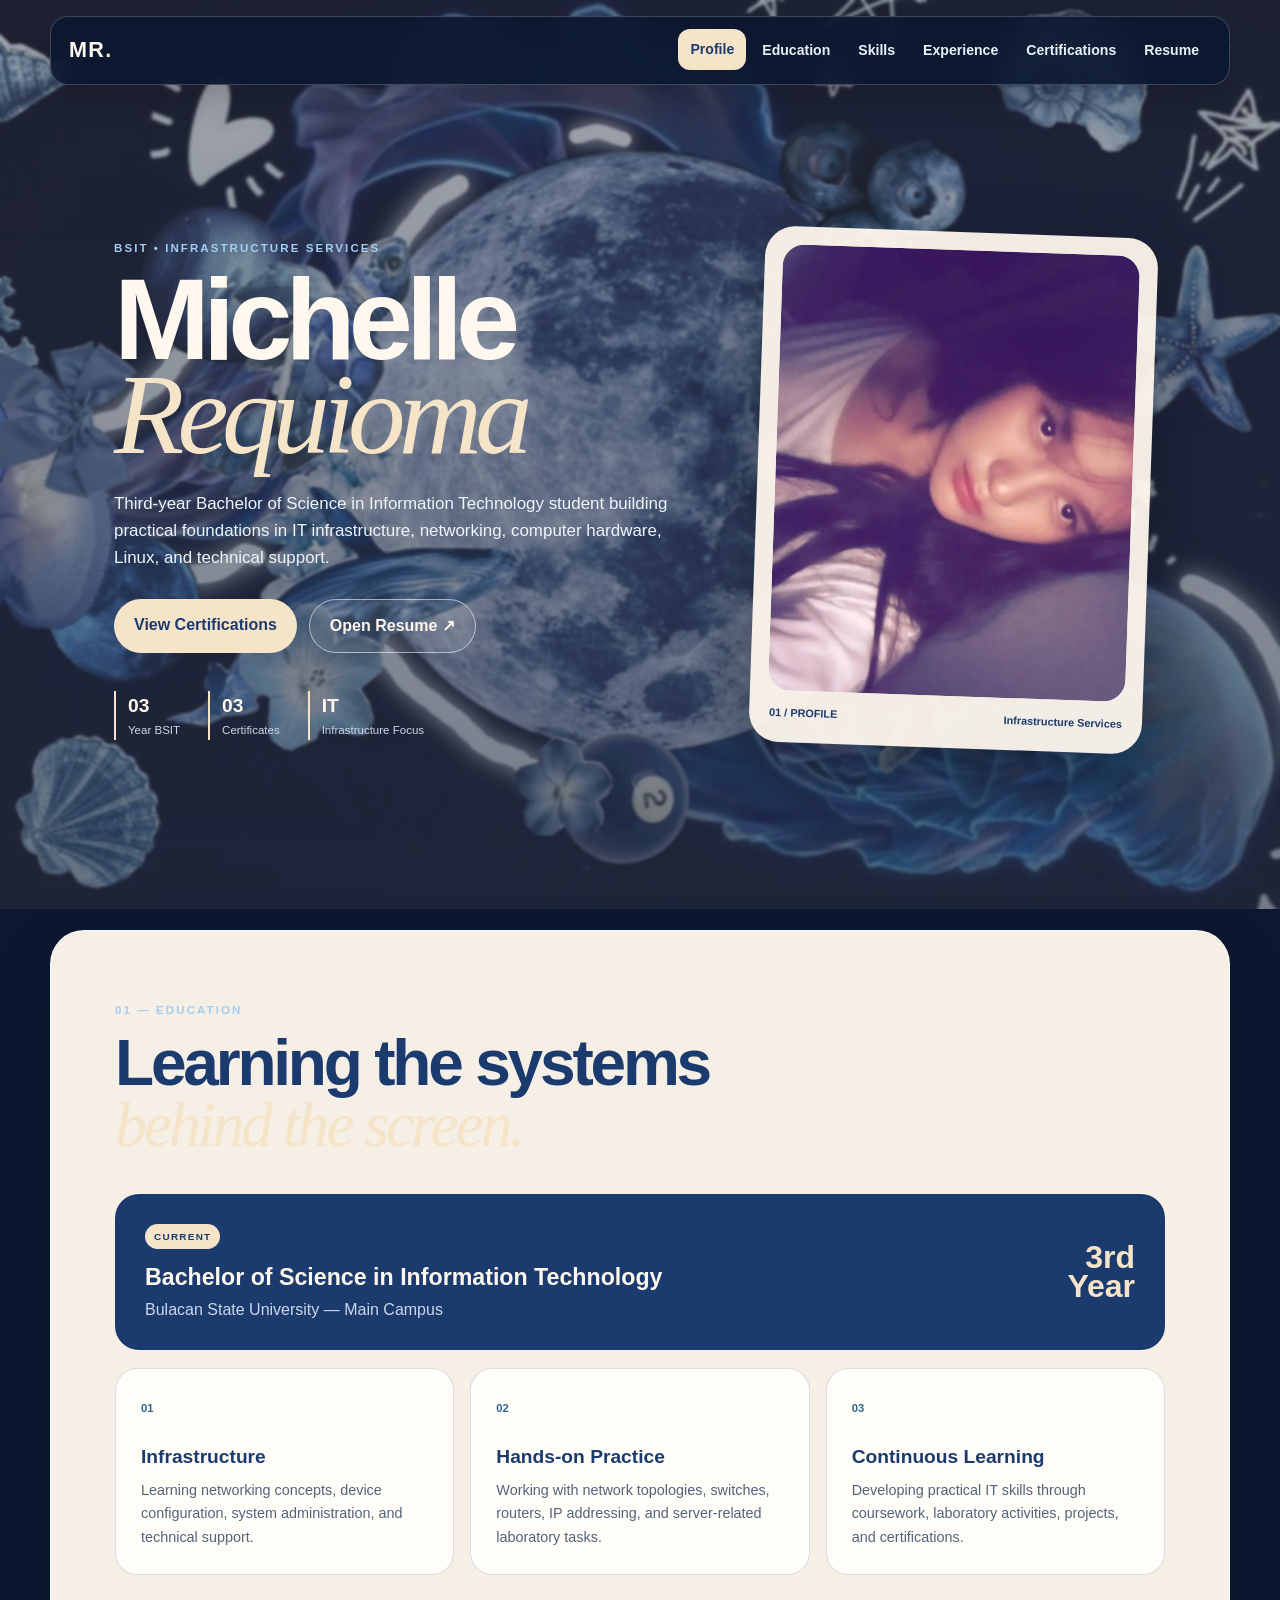
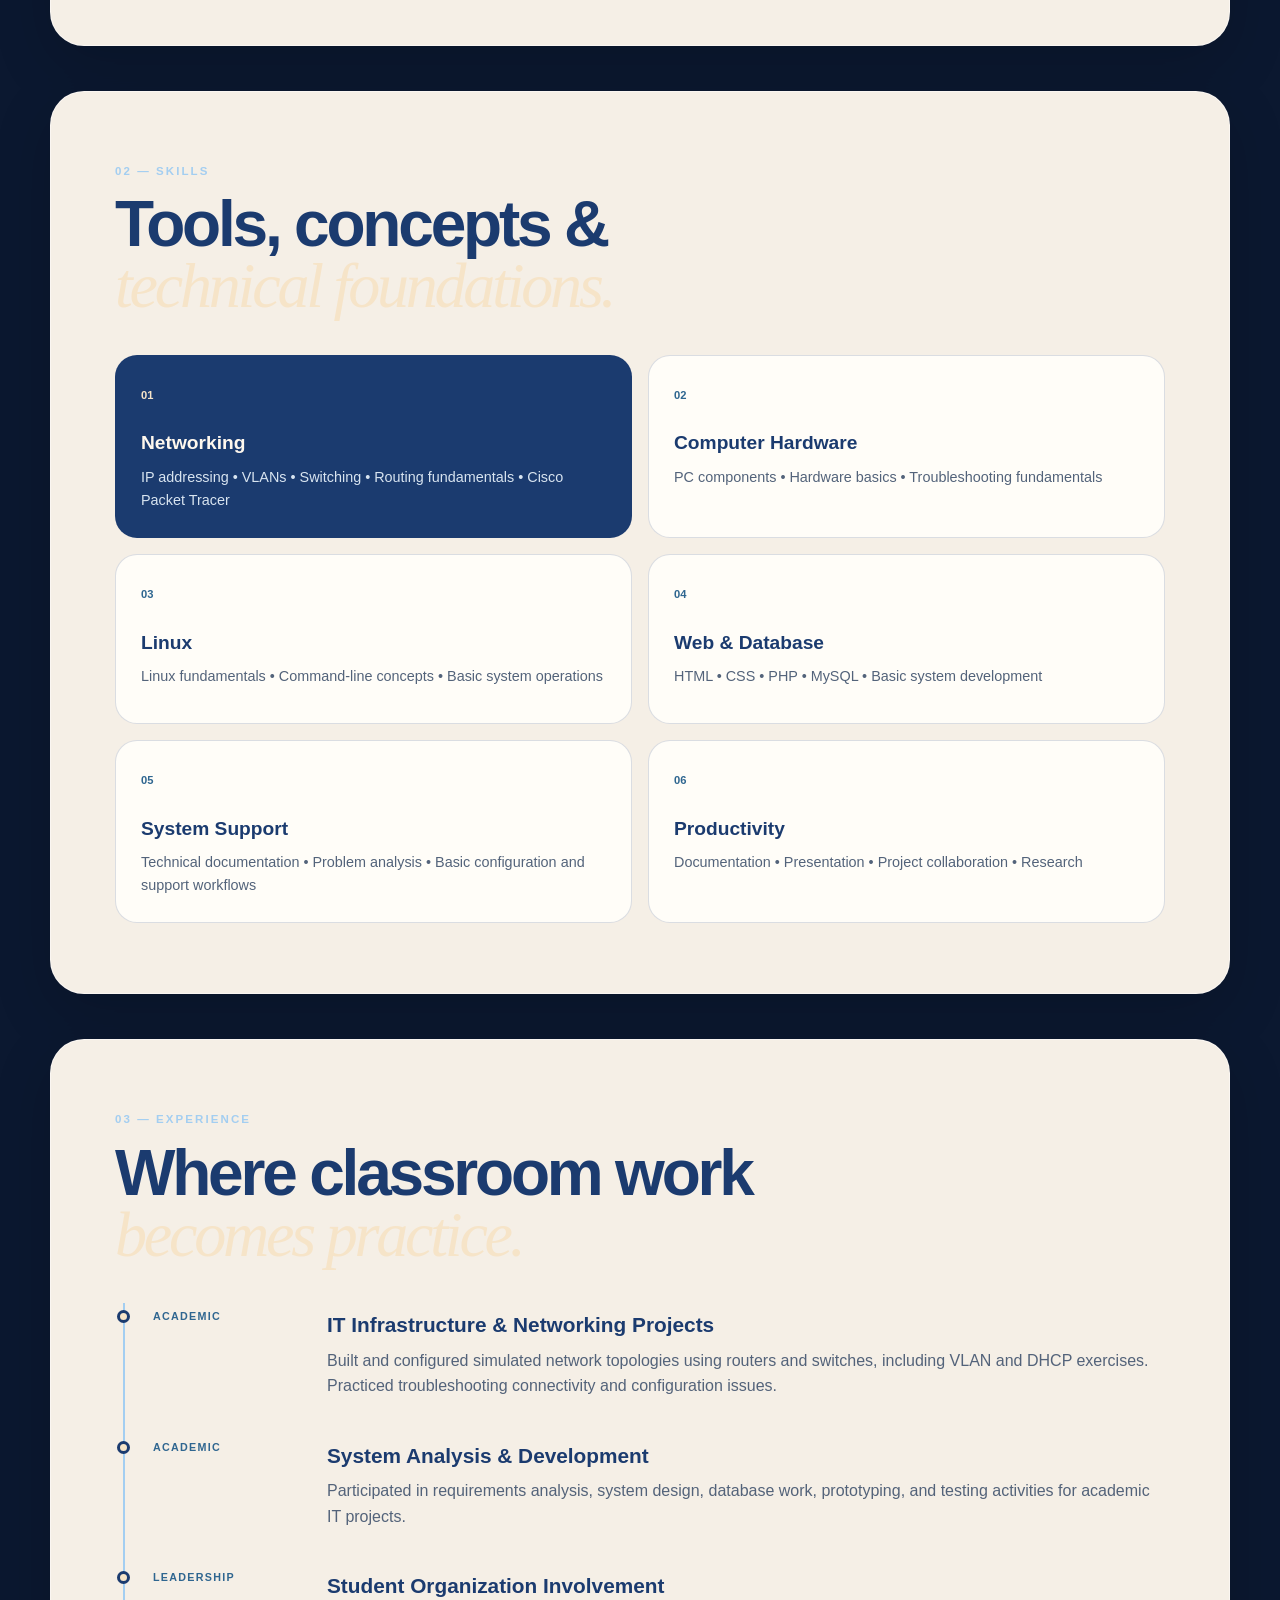
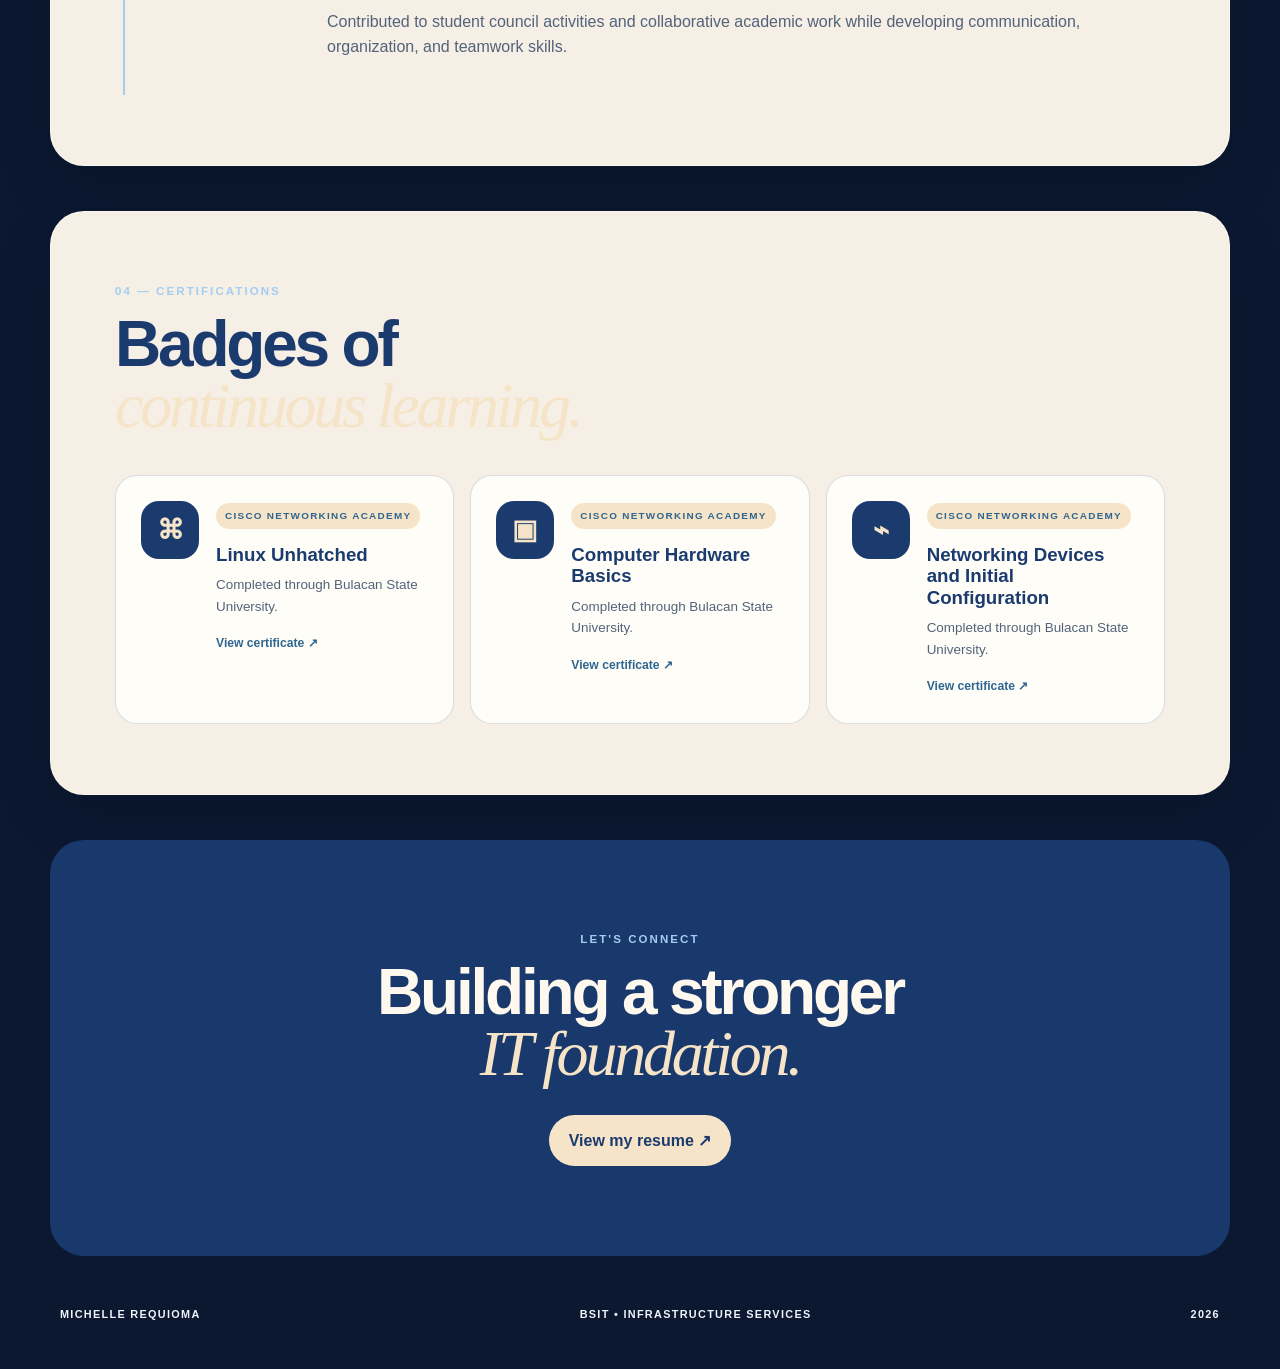
<file: index.html>
<!DOCTYPE html>
<html lang="en">
<head>
  <meta charset="UTF-8">
  <meta name="viewport" content="width=device-width, initial-scale=1.0">
  <meta name="description" content="Michelle Requioma — BSIT student focused on IT Infrastructure Services, networking, hardware, Linux, and systems support.">
  <title>Michelle Requioma | Infrastructure Services</title>
  <link rel="stylesheet" href="style.css">
</head>
<body>
  <div class="background" aria-hidden="true"></div>
  <div class="page-shell">

    <header class="topbar">
      <a class="brand" href="#home">MR<span>.</span></a>
      <nav aria-label="Main navigation">
        <a class="active" href="#home">Profile</a>
        <a href="#education">Education</a>
        <a href="#skills">Skills</a>
        <a href="#experience">Experience</a>
        <a href="#certifications">Certifications</a>
        <a href="resume.html">Resume</a>
      </nav>
    </header>

    <main>
      <section class="hero reveal" id="home">
        <div class="hero-copy">
          <p class="eyebrow">BSIT • INFRASTRUCTURE SERVICES</p>
          <h1>Michelle<br><em>Requioma</em></h1>
          <p class="intro">
            Third-year Bachelor of Science in Information Technology student
            building practical foundations in IT infrastructure, networking,
            computer hardware, Linux, and technical support.
          </p>
          <div class="hero-actions">
            <a class="button primary" href="#certifications">View Certifications</a>
            <a class="button ghost" href="resume.html">Open Resume ↗</a>
          </div>
          <div class="mini-facts">
            <div><strong>03</strong><span>Year BSIT</span></div>
            <div><strong>03</strong><span>Certificates</span></div>
            <div><strong>IT</strong><span>Infrastructure Focus</span></div>
          </div>
        </div>

        <div class="portrait-card">
          <div class="portrait-frame">
            <img src="profile.png" alt="Michelle Requioma profile photo">
          </div>
          <div class="portrait-note">
            <span>01 / PROFILE</span>
            <span>Infrastructure Services</span>
          </div>
        </div>
      </section>

      <section class="section reveal" id="education">
        <div class="section-heading">
          <div>
            <p class="eyebrow">01 — EDUCATION</p>
            <h2>Learning the systems<br><em>behind the screen.</em></h2>
          </div>
        </div>
        <div class="feature-card">
          <div>
            <span class="tag">CURRENT</span>
            <h3>Bachelor of Science in Information Technology</h3>
            <p>Bulacan State University — Main Campus</p>
          </div>
          <div class="year">3rd<br>Year</div>
        </div>
        <div class="education-grid">
          <article class="soft-card">
            <span class="number">01</span>
            <h3>Infrastructure</h3>
            <p>Learning networking concepts, device configuration, system administration, and technical support.</p>
          </article>
          <article class="soft-card">
            <span class="number">02</span>
            <h3>Hands-on Practice</h3>
            <p>Working with network topologies, switches, routers, IP addressing, and server-related laboratory tasks.</p>
          </article>
          <article class="soft-card">
            <span class="number">03</span>
            <h3>Continuous Learning</h3>
            <p>Developing practical IT skills through coursework, laboratory activities, projects, and certifications.</p>
          </article>
        </div>
      </section>

      <section class="section reveal" id="skills">
        <div class="section-heading">
          <div>
            <p class="eyebrow">02 — SKILLS</p>
            <h2>Tools, concepts &<br><em>technical foundations.</em></h2>
          </div>
        </div>
        <div class="skills-grid">
          <article class="skill-card featured"><span>01</span><h3>Networking</h3><p>IP addressing • VLANs • Switching • Routing fundamentals • Cisco Packet Tracer</p></article>
          <article class="skill-card"><span>02</span><h3>Computer Hardware</h3><p>PC components • Hardware basics • Troubleshooting fundamentals</p></article>
          <article class="skill-card"><span>03</span><h3>Linux</h3><p>Linux fundamentals • Command-line concepts • Basic system operations</p></article>
          <article class="skill-card"><span>04</span><h3>Web & Database</h3><p>HTML • CSS • PHP • MySQL • Basic system development</p></article>
          <article class="skill-card"><span>05</span><h3>System Support</h3><p>Technical documentation • Problem analysis • Basic configuration and support workflows</p></article>
          <article class="skill-card"><span>06</span><h3>Productivity</h3><p>Documentation • Presentation • Project collaboration • Research</p></article>
        </div>
      </section>

      <section class="section reveal" id="experience">
        <div class="section-heading">
          <div>
            <p class="eyebrow">03 — EXPERIENCE</p>
            <h2>Where classroom work<br><em>becomes practice.</em></h2>
          </div>
        </div>
        <div class="timeline">
          <article class="timeline-item">
            <div class="timeline-dot"></div>
            <div class="timeline-date">ACADEMIC</div>
            <div>
              <h3>IT Infrastructure & Networking Projects</h3>
              <p>Built and configured simulated network topologies using routers and switches, including VLAN and DHCP exercises. Practiced troubleshooting connectivity and configuration issues.</p>
            </div>
          </article>
          <article class="timeline-item">
            <div class="timeline-dot"></div>
            <div class="timeline-date">ACADEMIC</div>
            <div>
              <h3>System Analysis & Development</h3>
              <p>Participated in requirements analysis, system design, database work, prototyping, and testing activities for academic IT projects.</p>
            </div>
          </article>
          <article class="timeline-item">
            <div class="timeline-dot"></div>
            <div class="timeline-date">LEADERSHIP</div>
            <div>
              <h3>Student Organization Involvement</h3>
              <p>Contributed to student council activities and collaborative academic work while developing communication, organization, and teamwork skills.</p>
            </div>
          </article>
        </div>
      </section>

      <section class="section reveal" id="certifications">
        <div class="section-heading">
          <div>
            <p class="eyebrow">04 — CERTIFICATIONS</p>
            <h2>Badges of<br><em>continuous learning.</em></h2>
          </div>
        </div>
        <div class="badge-grid">
          <a class="badge-card" href="linux-unhatched.pdf" target="_blank" rel="noopener">
            <div class="badge-icon">⌘</div>
            <div class="badge-content">
              <span class="tag">CISCO NETWORKING ACADEMY</span>
              <h3>Linux Unhatched</h3>
              <p>Completed through Bulacan State University.</p>
              <span class="badge-link">View certificate ↗</span>
            </div>
          </a>
          <a class="badge-card" href="computer-hardware-basics.pdf" target="_blank" rel="noopener">
            <div class="badge-icon">▣</div>
            <div class="badge-content">
              <span class="tag">CISCO NETWORKING ACADEMY</span>
              <h3>Computer Hardware Basics</h3>
              <p>Completed through Bulacan State University.</p>
              <span class="badge-link">View certificate ↗</span>
            </div>
          </a>
          <a class="badge-card" href="networking-devices-initial-configuration.pdf" target="_blank" rel="noopener">
            <div class="badge-icon">⌁</div>
            <div class="badge-content">
              <span class="tag">CISCO NETWORKING ACADEMY</span>
              <h3>Networking Devices and Initial Configuration</h3>
              <p>Completed through Bulacan State University.</p>
              <span class="badge-link">View certificate ↗</span>
            </div>
          </a>
        </div>
      </section>

      <section class="closing reveal">
        <p class="eyebrow">LET'S CONNECT</p>
        <h2>Building a stronger<br><em>IT foundation.</em></h2>
        <a class="button primary" href="resume.html">View my resume ↗</a>
      </section>
    </main>

    <footer>
      <span>MICHELLE REQUIOMA</span>
      <span>BSIT • INFRASTRUCTURE SERVICES</span>
      <span>2026</span>
    </footer>
  </div>

  <script>
    const observer = new IntersectionObserver((entries) => {
      entries.forEach((entry) => {
        if (entry.isIntersecting) entry.target.classList.add('show');
      });
    }, { threshold: 0.12 });

    document.querySelectorAll('.reveal').forEach((element) => observer.observe(element));
  </script>
</body>
</html>
</file>
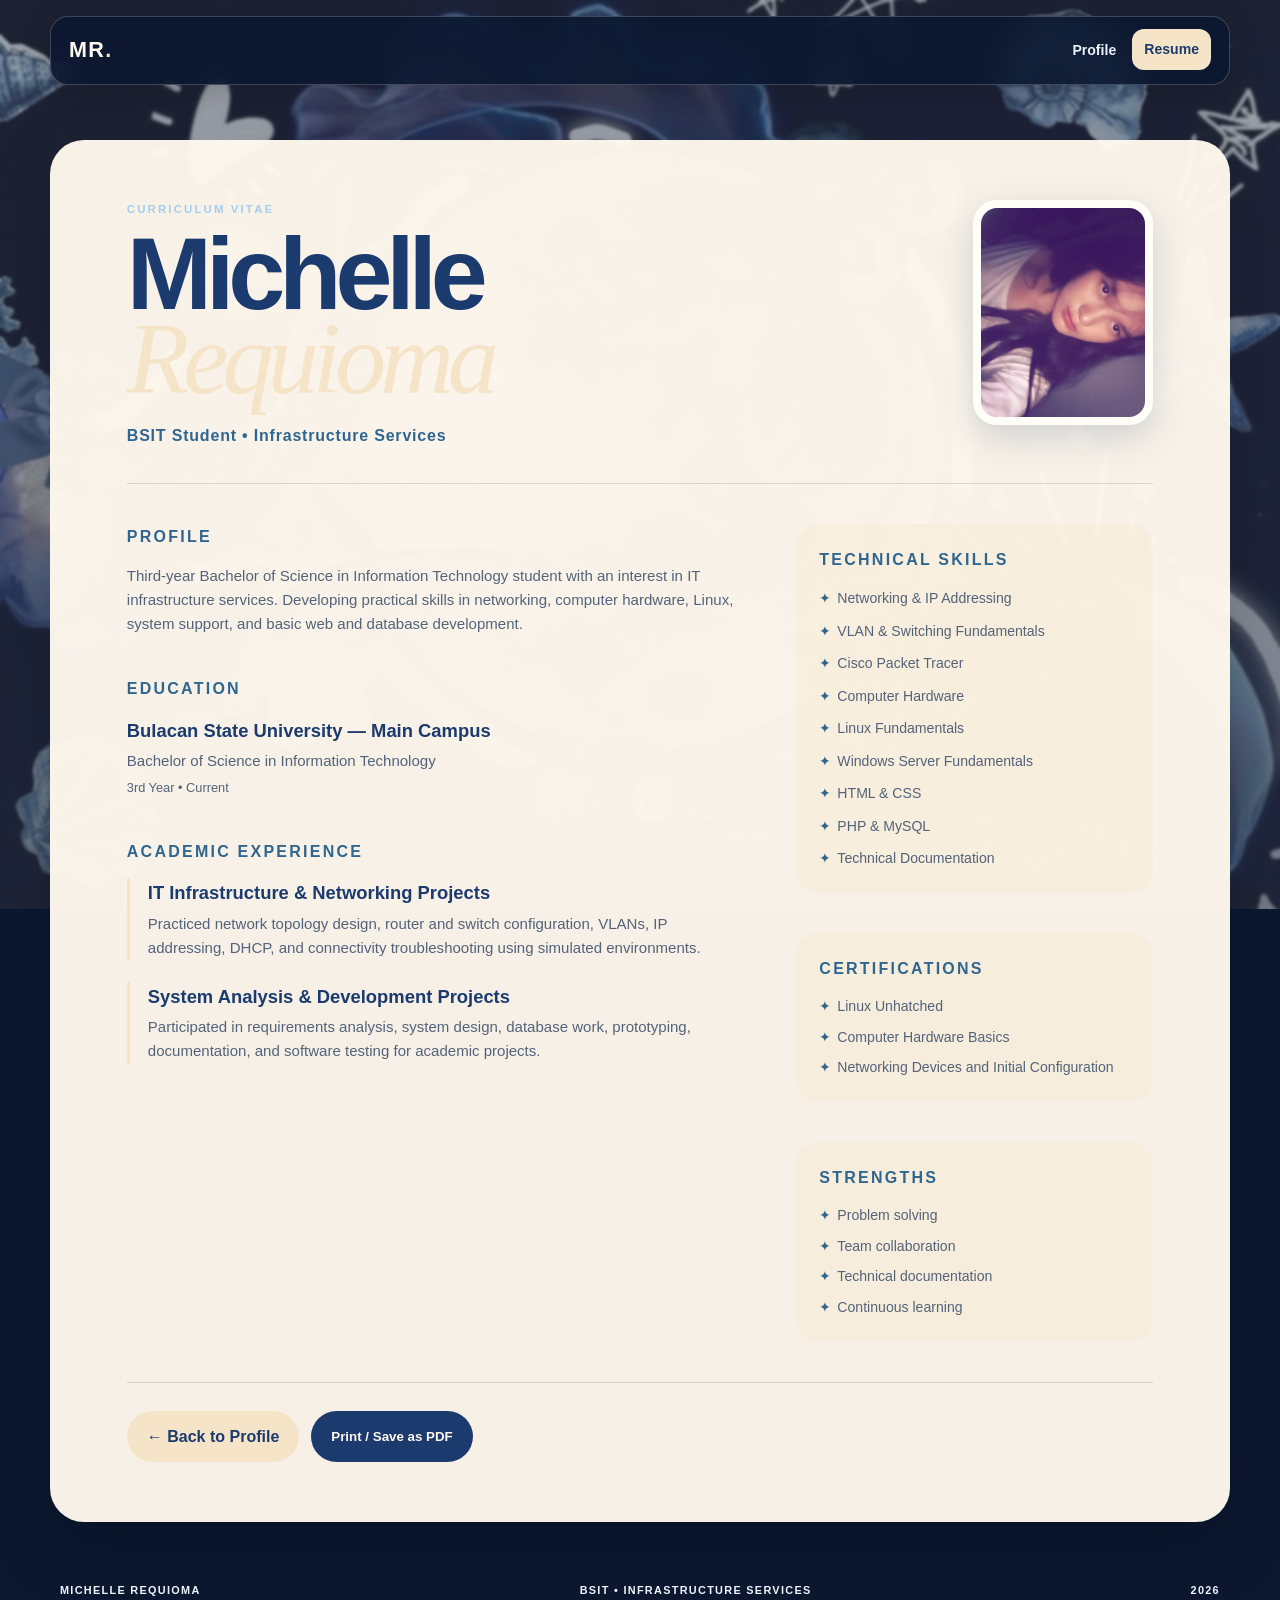
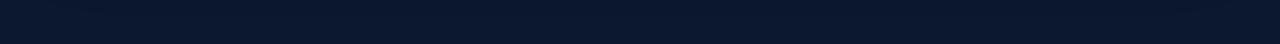
<file: resume.html>
<!DOCTYPE html>
<html lang="en">
<head>
  <meta charset="UTF-8">
  <meta name="viewport" content="width=device-width, initial-scale=1.0">
  <meta name="description" content="Michelle Requioma resume. BSIT student focused on IT Infrastructure Services.">
  <title>Michelle Requioma | Resume</title>
  <link rel="stylesheet" href="style.css">
</head>
<body class="resume-page">
  <div class="background" aria-hidden="true"></div>
  <div class="page-shell">
    <header class="topbar">
      <a class="brand" href="index.html">MR<span>.</span></a>
      <nav aria-label="Resume navigation">
        <a href="index.html">Profile</a>
        <a class="active" href="resume.html">Resume</a>
      </nav>
    </header>

    <main>
      <section class="resume-sheet reveal show">
        <div class="resume-top">
          <div>
            <p class="eyebrow">CURRICULUM VITAE</p>
            <h1>Michelle<br><em>Requioma</em></h1>
            <p class="resume-role">BSIT Student • Infrastructure Services</p>
          </div>
          <img class="resume-photo" src="profile.png" alt="Michelle Requioma">
        </div>

        <div class="resume-grid">
          <div>
            <div class="resume-block">
              <h2>Profile</h2>
              <p>Third-year Bachelor of Science in Information Technology student with an interest in IT infrastructure services. Developing practical skills in networking, computer hardware, Linux, system support, and basic web and database development.</p>
            </div>

            <div class="resume-block">
              <h2>Education</h2>
              <h3>Bulacan State University — Main Campus</h3>
              <p>Bachelor of Science in Information Technology</p>
              <p class="muted">3rd Year • Current</p>
            </div>

            <div class="resume-block">
              <h2>Academic Experience</h2>
              <div class="resume-entry">
                <h3>IT Infrastructure & Networking Projects</h3>
                <p>Practiced network topology design, router and switch configuration, VLANs, IP addressing, DHCP, and connectivity troubleshooting using simulated environments.</p>
              </div>
              <div class="resume-entry">
                <h3>System Analysis & Development Projects</h3>
                <p>Participated in requirements analysis, system design, database work, prototyping, documentation, and software testing for academic projects.</p>
              </div>
            </div>
          </div>

          <aside>
            <div class="resume-block side-block">
              <h2>Technical Skills</h2>
              <ul class="resume-list">
                <li>Networking & IP Addressing</li>
                <li>VLAN & Switching Fundamentals</li>
                <li>Cisco Packet Tracer</li>
                <li>Computer Hardware</li>
                <li>Linux Fundamentals</li>
                <li>Windows Server Fundamentals</li>
                <li>HTML & CSS</li>
                <li>PHP & MySQL</li>
                <li>Technical Documentation</li>
              </ul>
            </div>

            <div class="resume-block side-block">
              <h2>Certifications</h2>
              <ul class="resume-list compact">
                <li>Linux Unhatched</li>
                <li>Computer Hardware Basics</li>
                <li>Networking Devices and Initial Configuration</li>
              </ul>
            </div>

            <div class="resume-block side-block">
              <h2>Strengths</h2>
              <ul class="resume-list compact">
                <li>Problem solving</li>
                <li>Team collaboration</li>
                <li>Technical documentation</li>
                <li>Continuous learning</li>
              </ul>
            </div>
          </aside>
        </div>

        <div class="resume-actions">
          <a class="button primary" href="index.html">← Back to Profile</a>
          <button class="button ghost-dark" type="button" onclick="window.print()">Print / Save as PDF</button>
        </div>
      </section>
    </main>

    <footer>
      <span>MICHELLE REQUIOMA</span>
      <span>BSIT • INFRASTRUCTURE SERVICES</span>
      <span>2026</span>
    </footer>
  </div>
</body>
</html>
</file>
<file: style.css>
*{box-sizing:border-box;margin:0;padding:0}
:root{--navy:#1B3B6F;--blue:#2F6690;--sky:#A3CEF1;--cream:#FFF8EE;--beige:#F6E4C8;--ink:#10233f;--white:#fffdf8;--line:rgba(27,59,111,.16);--muted:#53637a}
html{scroll-behavior:smooth}
body{font-family:Arial,Helvetica,sans-serif;color:var(--ink);background:#0b1830;line-height:1.6;overflow-x:hidden}
a{transition:.25s ease}.background{position:fixed;inset:0;background:linear-gradient(rgba(8,20,45,.42),rgba(8,20,45,.62)),url("wallpaper.jpg") center/cover no-repeat;z-index:-2;transform:scale(1.02)}.background:after{content:"";position:absolute;inset:0;background:rgba(255,248,238,.10);backdrop-filter:blur(1.2px)}
.page-shell{width:min(1180px,calc(100% - 32px));margin:auto}.topbar{position:sticky;top:12px;z-index:20;margin-top:16px;display:flex;align-items:center;justify-content:space-between;gap:20px;padding:13px 18px;background:rgba(12,24,48,.9);border:1px solid rgba(255,255,255,.2);border-radius:18px;box-shadow:0 12px 35px rgba(0,0,0,.18);backdrop-filter:blur(14px)}.brand{font-size:1.35rem;font-weight:900;letter-spacing:.06em;color:var(--cream);text-decoration:none}.brand span{color:var(--beige)}nav{display:flex;gap:4px;flex-wrap:wrap;justify-content:flex-end}nav a{color:#e9f1fb;text-decoration:none;padding:9px 12px;border-radius:12px;font-size:.88rem;font-weight:700}nav a:hover,nav a.active{background:var(--beige);color:var(--navy);transform:translateY(-1px)}
.hero{min-height:calc(100vh - 100px);display:grid;grid-template-columns:1.15fr .85fr;gap:50px;align-items:center;padding:80px 5vw 70px}.hero-copy{color:var(--cream)}.eyebrow{font-size:.72rem;font-weight:900;letter-spacing:.18em;color:var(--sky);margin-bottom:14px}h1{font-size:clamp(4rem,9vw,8rem);line-height:.82;letter-spacing:-.06em;font-weight:900}h1 em,h2 em{font-family:Georgia,serif;color:var(--beige);font-weight:400}.intro{max-width:650px;font-size:1.06rem;margin:28px 0;color:#edf4fc}.hero-actions{display:flex;gap:12px;flex-wrap:wrap}.button{display:inline-block;text-decoration:none;border:0;border-radius:999px;padding:13px 20px;font-weight:900;cursor:pointer}.button.primary{background:var(--beige);color:var(--navy)}.button.ghost{border:1px solid rgba(255,255,255,.55);color:var(--cream);background:rgba(255,255,255,.08)}.button:hover{transform:translateY(-3px);box-shadow:0 10px 25px rgba(0,0,0,.18)}.mini-facts{display:flex;gap:28px;margin-top:38px}.mini-facts div{display:flex;flex-direction:column;border-left:2px solid var(--beige);padding-left:12px}.mini-facts strong{font-size:1.2rem}.mini-facts span{font-size:.72rem;color:#cbd8e9}
.portrait-card{background:rgba(255,248,238,.94);padding:18px;border-radius:30px;box-shadow:0 25px 70px rgba(0,0,0,.28);transform:rotate(2deg);max-width:440px;justify-self:center}.portrait-frame{overflow:hidden;border-radius:22px;aspect-ratio:4/5;background:var(--sky)}.portrait-frame img{width:100%;height:100%;object-fit:cover;object-position:center;display:block}.portrait-note{display:flex;justify-content:space-between;gap:10px;padding:14px 2px 2px;font-size:.68rem;font-weight:900;color:var(--navy)}
.section{margin:45px 0;padding:70px 5vw;background:rgba(255,248,238,.96);border:1px solid rgba(255,255,255,.5);border-radius:34px;box-shadow:0 20px 60px rgba(0,0,0,.16)}.section-heading{margin-bottom:38px}.section-heading h2,.closing h2{font-size:clamp(2.3rem,5vw,4.8rem);line-height:.95;letter-spacing:-.05em;color:var(--navy)}.feature-card{display:flex;align-items:center;justify-content:space-between;gap:30px;padding:28px 30px;background:var(--navy);color:var(--cream);border-radius:24px;margin-bottom:18px}.feature-card h3{font-size:1.45rem}.feature-card p{color:#cbd8e9}.tag{font-size:.62rem;letter-spacing:.13em;font-weight:900;color:var(--blue);background:var(--beige);display:inline-block;padding:5px 9px;border-radius:999px;margin-bottom:10px}.feature-card .tag{color:var(--navy)}.year{font-size:2rem;font-weight:900;line-height:.9;text-align:right;color:var(--beige)}
.education-grid,.skills-grid,.badge-grid{display:grid;grid-template-columns:repeat(3,1fr);gap:16px}.soft-card,.skill-card,.badge-card{background:#fffdf8;border:1px solid var(--line);border-radius:22px;padding:25px;transition:.3s}.soft-card:hover,.skill-card:hover,.badge-card:hover{transform:translateY(-7px);box-shadow:0 16px 35px rgba(27,59,111,.14)}.number,.skill-card>span{font-size:.7rem;font-weight:900;color:var(--blue)}.soft-card h3,.skill-card h3{margin:22px 0 7px;color:var(--navy);font-size:1.2rem}.soft-card p,.skill-card p{font-size:.9rem;color:var(--muted)}.skills-grid{grid-template-columns:repeat(2,1fr)}.skill-card{min-height:170px}.skill-card.featured{background:var(--navy)}.skill-card.featured h3{color:var(--cream)}.skill-card.featured p{color:#d8e4f0}.skill-card.featured>span{color:var(--beige)}
.timeline{border-left:2px solid var(--sky);margin-left:8px;padding-left:28px}.timeline-item{position:relative;display:grid;grid-template-columns:150px 1fr;gap:24px;padding:5px 0 35px}.timeline-dot{position:absolute;width:13px;height:13px;border-radius:50%;background:var(--beige);border:3px solid var(--navy);left:-36px;top:7px}.timeline-date{font-size:.67rem;font-weight:900;letter-spacing:.12em;color:var(--blue)}.timeline-item h3{color:var(--navy);font-size:1.3rem;margin-bottom:6px}.timeline-item p{color:var(--muted)}
.badge-grid{grid-template-columns:repeat(3,1fr)}.badge-card{display:flex;gap:17px;text-decoration:none;color:inherit;min-height:210px}.badge-icon{width:58px;height:58px;flex:0 0 58px;border-radius:18px;background:var(--navy);color:var(--beige);display:grid;place-items:center;font-size:1.7rem;font-weight:900}.badge-content h3{color:var(--navy);line-height:1.15;margin:5px 0 9px}.badge-content p{font-size:.84rem;color:var(--muted)}.badge-link{display:inline-block;margin-top:17px;color:var(--blue);font-size:.76rem;font-weight:900}
.closing{margin:45px 0 25px;padding:90px 5vw;background:rgba(27,59,111,.94);color:var(--cream);border-radius:34px;text-align:center}.closing .eyebrow{color:var(--sky)}.closing h2{color:var(--cream);margin-bottom:30px}footer{display:flex;justify-content:space-between;gap:15px;padding:25px 10px 45px;color:#edf4fc;font-size:.68rem;letter-spacing:.12em;font-weight:800}
.reveal{opacity:0;transform:translateY(25px);transition:opacity .8s ease,transform .8s ease}.reveal.show{opacity:1;transform:none}
/* Resume page — this is HTML, not a PDF. */.resume-sheet{margin:55px 0 35px;padding:60px 6vw;background:rgba(255,248,238,.97);border-radius:34px;box-shadow:0 25px 70px rgba(0,0,0,.2)}.resume-top{display:flex;justify-content:space-between;align-items:flex-start;gap:40px;border-bottom:1px solid var(--line);padding-bottom:35px}.resume-top h1{font-size:clamp(3.8rem,8vw,7rem);color:var(--navy)}.resume-role{margin-top:22px;color:var(--blue);font-weight:900;letter-spacing:.05em}.resume-photo{width:180px;height:225px;object-fit:cover;border-radius:24px;border:8px solid var(--white);box-shadow:0 12px 35px rgba(27,59,111,.18)}.resume-grid{display:grid;grid-template-columns:1.55fr .9fr;gap:55px;padding-top:40px}.resume-block{margin-bottom:40px}.resume-block h2{font-size:1rem;letter-spacing:.14em;text-transform:uppercase;color:var(--blue);margin-bottom:14px}.resume-block h3{color:var(--navy);font-size:1.15rem;margin-bottom:4px}.resume-block p{color:var(--muted);font-size:.94rem}.muted{font-size:.8rem!important;margin-top:5px}.resume-entry{border-left:3px solid var(--beige);padding-left:18px;margin:0 0 22px}.side-block{background:rgba(246,228,200,.35);padding:23px;border-radius:22px}.resume-list{list-style:none;display:grid;gap:10px}.resume-list li{color:var(--muted);font-size:.88rem;padding-left:18px;position:relative}.resume-list li:before{content:"✦";position:absolute;left:0;color:var(--blue)}.resume-list.compact{gap:8px}.resume-actions{display:flex;gap:12px;flex-wrap:wrap;border-top:1px solid var(--line);padding-top:28px}.ghost-dark{background:var(--navy);color:var(--cream)}
@media(max-width:900px){.hero{grid-template-columns:1fr;padding-top:60px}.portrait-card{max-width:390px}.education-grid,.badge-grid{grid-template-columns:1fr}.skills-grid{grid-template-columns:1fr}.resume-grid{grid-template-columns:1fr}.section-heading{display:block}nav a{font-size:.75rem;padding:7px 8px}}@media(max-width:650px){.page-shell{width:min(100% - 18px,1180px)}.topbar{align-items:flex-start}.brand{padding-top:7px}nav{gap:2px}.hero{padding:55px 20px}.section{padding:50px 20px;border-radius:24px}.hero h1{font-size:4.3rem}.feature-card,.timeline-item{display:block}.year{text-align:left;margin-top:20px}.resume-sheet{padding:40px 22px}.resume-top{display:block}.resume-photo{margin-top:25px;width:145px;height:180px}footer{display:block;line-height:2}}
@media print{body{background:white}.background,.topbar,.resume-actions,footer{display:none!important}.page-shell{width:100%}.resume-sheet{margin:0;box-shadow:none;border-radius:0;background:white;padding:20px}.resume-grid{gap:30px}.resume-photo{width:140px;height:175px}}
</file>
